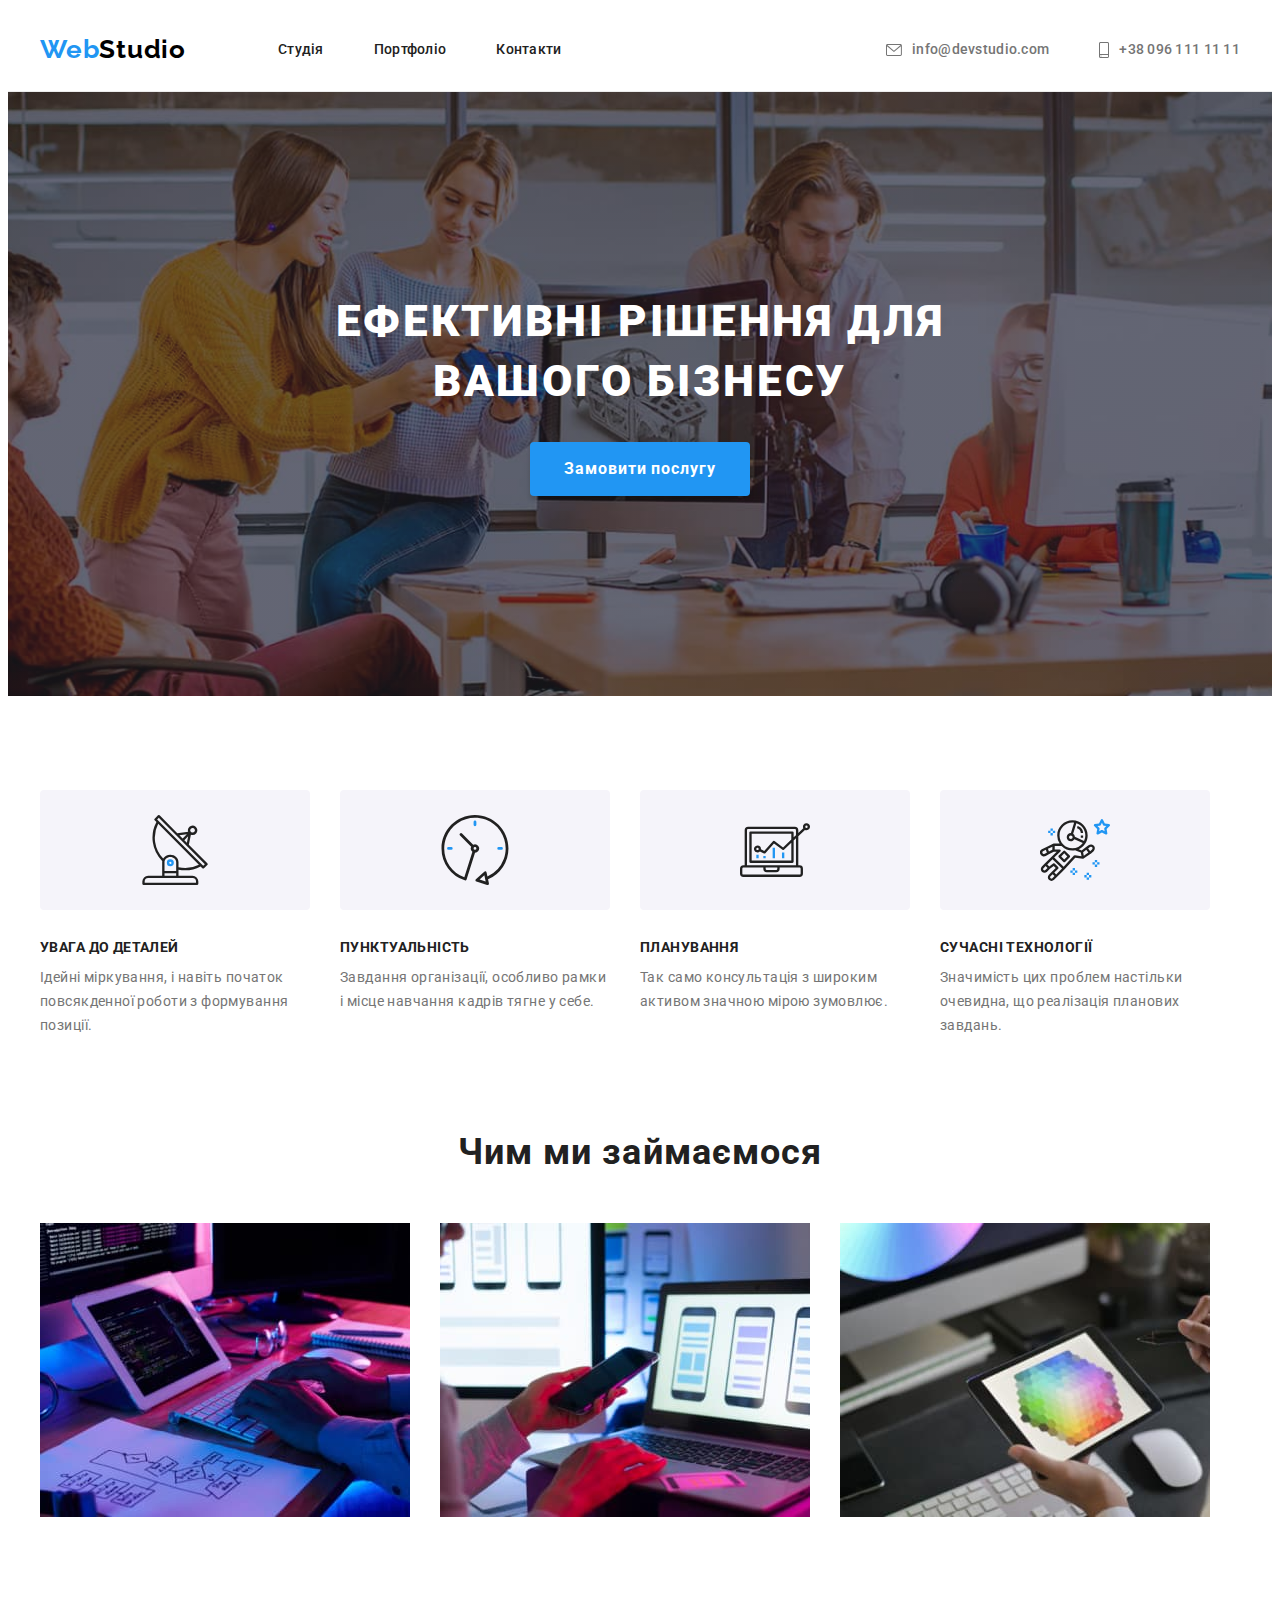
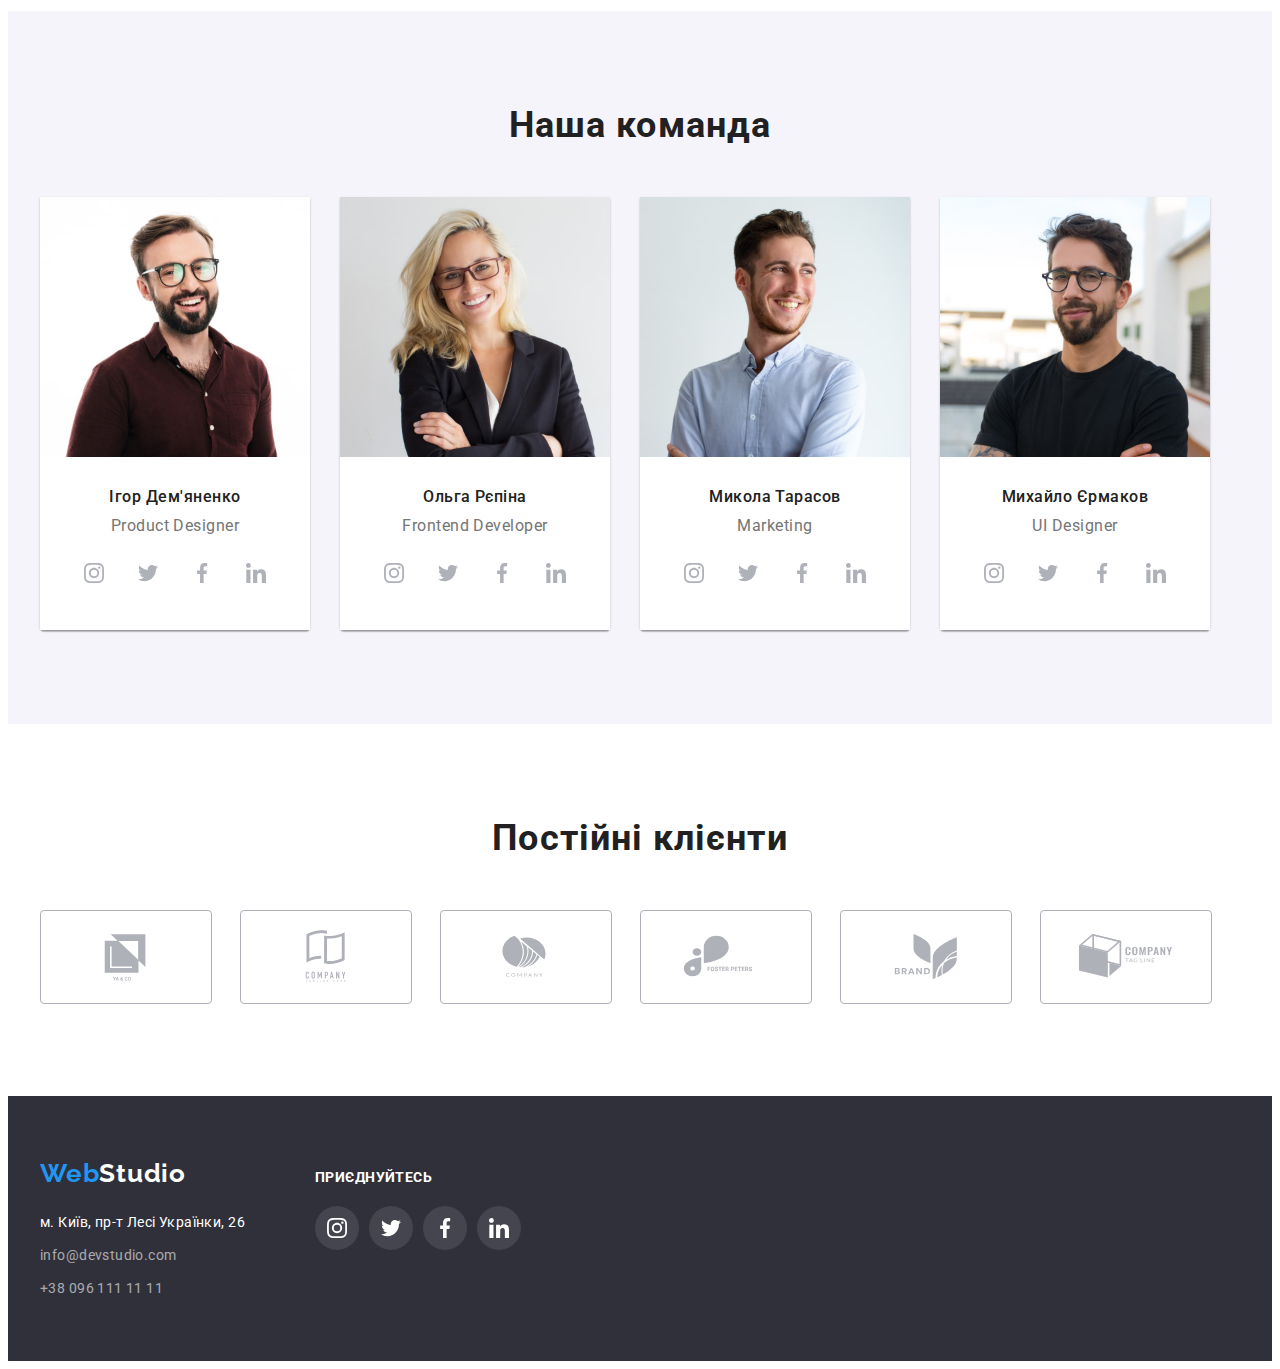
<file: index.html>
<!DOCTYPE html>
<html lang="uk">
  <head>
    <meta charset="UTF-8" />
    <meta http-equiv="X-UA-Compatible" content="IE=edge" />
    <meta name="viewport" content="width=device-width, initial-scale=1.0" />
    <title>Студія</title>
    <link rel="preconnect" href="https://fonts.googleapis.com" />
    <link rel="preconnect" href="https://fonts.gstatic.com" crossorigin />
    <link
      href="https://fonts.googleapis.com/css2?family=Raleway:wght@700&family=Roboto:wght@400;500;700;900&display=swap"
      rel="stylesheet"
    />
    <link
      rel="stylesheet"
      href="https://cdnjs.cloudflare.com/ajax/libs/modern-normalize/1.1.0/modern-normalize.min.css"
      integrity="sha512-wpPYUAdjBVSE4KJnH1VR1HeZfpl1ub8YT/NKx4PuQ5NmX2tKuGu6U/JRp5y+Y8XG2tV+wKQpNHVUX03MfMFn9Q=="
      crossorigin="anonymous"
      referrerpolicy="no-referrer"
    />
    <link rel="stylesheet" href="./css/styles.css" />
  </head>
  <body>
    <!-- HEADER -->
    <header class="page-header">
      <div class="container">
        <a class="logo-link no-decor" href="./index.html" lang="en"
          >Web<span class="logo-header">Studio</span></a
        >
        <nav>
          <ul class="nav-links list">
            <li>
              <a class="link-item event-link no-decor" href="./index.html"
                >Студія</a
              >
            </li>
            <li>
              <a class="link-item event-link no-decor" href="./portfolio.html"
                >Портфоліо</a
              >
            </li>
            <li>
              <a class="link-item event-link no-decor" href="#">Контакти</a>
            </li>
          </ul>
        </nav>
        <ul class="nav-contacts list">
          <li>
            <a
              class="link-contact event-link no-decor"
              href="mailto:info@devstudio.com"
              lang="en"
            >
              <svg class="icon-nav" width="16px" height="12px">
                <use href="./images/icons.svg#icon-envelope"></use>
              </svg>
              info@devstudio.com</a
            >
          </li>
          <li>
            <a
              class="link-contact event-link no-decor"
              href="tel:+380961111111"
            >
              <svg class="icon-nav" width="10px" height="16px">
                <use href="./images/icons.svg#icon-smartphone"></use>
              </svg>
              +38 096 111 11 11</a
            >
          </li>
        </ul>
      </div>
    </header>
    <!-- MAIN CONTENT -->
    <main>
      <section class="hero">
        <div class="container">
          <h1 class="hero-titel">Ефективні рішення для вашого бізнесу</h1>
          <button class="hero-btn" type="button">Замовити послугу</button>
        </div>
      </section>
      <section class="skills section">
        <div class="container">
          <h2 class="visually-hidden">Особливості</h2>
          <ul class="skills-list list">
            <li>
              <div class="icon-skill-comtent">
                <svg class="icon-skill" width="70px" height="70px">
                  <use href="./images/icons.svg#icon-antenna"></use>
                </svg>
              </div>
              <h3 class="skill-list-header">Увага до деталей</h3>
              <p class="skill-list-text">
                Ідейні міркування, і навіть початок повсякденної роботи з
                формування позиції.
              </p>
            </li>
            <li>
              <div class="icon-skill-comtent">
                <svg class="icon-skill" width="70px" height="70px">
                  <use href="./images/icons.svg#icon-clock"></use>
                </svg>
              </div>
              <h3 class="skill-list-header">Пунктуальність</h3>
              <p class="skill-list-text">
                Завдання організації, особливо рамки і місце навчання кадрів
                тягне у себе.
              </p>
            </li>
            <li>
              <div class="icon-skill-comtent">
                <svg class="icon-skill" width="70px" height="70px">
                  <use href="./images/icons.svg#icon-diagram"></use>
                </svg>
              </div>
              <h3 class="skill-list-header">Планування</h3>
              <p class="skill-list-text">
                Так само консультація з широким активом значною мірою зумовлює.
              </p>
            </li>
            <li>
              <div class="icon-skill-comtent">
                <svg class="icon-skill" width="70px" height="70px">
                  <use href="./images/icons.svg#icon-astronaut"></use>
                </svg>
              </div>
              <h3 class="skill-list-header">Сучасні технології</h3>
              <p class="skill-list-text">
                Значимість цих проблем настільки очевидна, що реалізація
                планових завдань.
              </p>
            </li>
          </ul>
        </div>
      </section>
      <section class="about section">
        <div class="container">
          <h2 class="about-header">Чим ми займаємося</h2>
          <ul class="about-list list">
            <li>
              <img
                class="photo-no-line"
                src="./images/photobox-1.jpg"
                alt="Розробка"
                width="370"
                height="294"
              />
            </li>
            <li>
              <img
                class="photo-no-line"
                src="./images/photobox-2.jpg"
                alt="Адаптація"
                width="370"
                height="294"
              />
            </li>
            <li>
              <img
                class="photo-no-line"
                src="./images/photobox-3.jpg"
                alt="Дизайн"
                width="370"
                height="294"
              />
            </li>
          </ul>
        </div>
      </section>
      <section class="team section">
        <div class="container">
          <h2 class="team-header">Наша команда</h2>
          <ul class="team-list list">
            <li class="team-item">
              <img
                class="photo-no-line about-photo"
                src="./images/photo-command-1.jpg"
                lang="en"
                alt="Product Designer"
                width="270"
                height="260"
              />
              <div class="team-text">
                <h3 class="team-member">Ігор Дем'яненко</h3>
                <p class="member-info" lang="en">Product Designer</p>
                <ul class="icon-soc-list list">
                  <li class="icon-soc-item">
                    <a href="" class="icon-soc-link">
                      <svg class="icon" width="20px" height="20px">
                        <use href="./images/icons.svg#icon-instagram"></use>
                      </svg>
                    </a>
                  </li>
                  <li class="icon-soc-item">
                    <a href="" class="icon-soc-link">
                      <svg class="icon" width="20px" height="20px">
                        <use href="./images/icons.svg#icon-twitter"></use>
                      </svg>
                    </a>
                  </li>
                  <li class="icon-soc-item">
                    <a href="" class="icon-soc-link">
                      <svg class="icon" width="20px" height="20px">
                        <use href="./images/icons.svg#icon-facebook"></use>
                      </svg>
                    </a>
                  </li>
                  <li class="icon-soc-item">
                    <a href="" class="icon-soc-link">
                      <svg class="icon" width="20px" height="20px">
                        <use href="./images/icons.svg#icon-linkedin"></use>
                      </svg>
                    </a>
                  </li>
                </ul>
              </div>
            </li>
            <li class="team-item">
              <img
                class="photo-no-line about-photo"
                src="./images/photo-command-2.jpg"
                lang="en"
                alt="Frontend Developer"
                width="270"
                height="260"
              />
              <div class="team-text">
                <h3 class="team-member">Ольга Рєпіна</h3>
                <p class="member-info" lang="en">Frontend Developer</p>
                <ul class="icon-soc-list list">
                  <li class="icon-soc-item">
                    <a href="" class="icon-soc-link">
                      <svg class="icon" width="20px" height="20px">
                        <use href="./images/icons.svg#icon-instagram"></use>
                      </svg>
                    </a>
                  </li>
                  <li class="icon-soc-item">
                    <a href="" class="icon-soc-link">
                      <svg class="icon" width="20px" height="20px">
                        <use href="./images/icons.svg#icon-twitter"></use>
                      </svg>
                    </a>
                  </li>
                  <li class="icon-soc-item">
                    <a href="" class="icon-soc-link">
                      <svg class="icon" width="20px" height="20px">
                        <use href="./images/icons.svg#icon-facebook"></use>
                      </svg>
                    </a>
                  </li>
                  <li class="icon-soc-item">
                    <a href="" class="icon-soc-link">
                      <svg class="icon" width="20px" height="20px">
                        <use href="./images/icons.svg#icon-linkedin"></use>
                      </svg>
                    </a>
                  </li>
                </ul>
              </div>
            </li>
            <li class="team-item">
              <img
                class="photo-no-line about-photo"
                src="./images/photo-command-3.jpg"
                lang="en"
                alt="Marketing"
                width="270"
                height="260"
              />
              <div class="team-text">
                <h3 class="team-member">Микола Тарасов</h3>
                <p class="member-info" lang="en">Marketing</p>
                <ul class="icon-soc-list list">
                  <li class="icon-soc-item">
                    <a href="" class="icon-soc-link">
                      <svg class="icon" width="20px" height="20px">
                        <use href="./images/icons.svg#icon-instagram"></use>
                      </svg>
                    </a>
                  </li>
                  <li class="icon-soc-item">
                    <a href="" class="icon-soc-link">
                      <svg class="icon" width="20px" height="20px">
                        <use href="./images/icons.svg#icon-twitter"></use>
                      </svg>
                    </a>
                  </li>
                  <li class="icon-soc-item">
                    <a href="" class="icon-soc-link">
                      <svg class="icon" width="20px" height="20px">
                        <use href="./images/icons.svg#icon-facebook"></use>
                      </svg>
                    </a>
                  </li>
                  <li class="icon-soc-item">
                    <a href="" class="icon-soc-link">
                      <svg class="icon" width="20px" height="20px">
                        <use href="./images/icons.svg#icon-linkedin"></use>
                      </svg>
                    </a>
                  </li>
                </ul>
              </div>
            </li>
            <li class="team-item">
              <img
                class="photo-no-line about-photo"
                src="./images/photo-command-4.jpg"
                lang="en"
                alt="UI Designer"
                width="270"
                height="260"
              />
              <div class="team-text">
                <h3 class="team-member">Михайло Єрмаков</h3>
                <p class="member-info" lang="en">UI Designer</p>
                <ul class="icon-soc-list list">
                  <li class="icon-soc-item">
                    <a href="" class="icon-soc-link">
                      <svg class="icon" width="20px" height="20px">
                        <use href="./images/icons.svg#icon-instagram"></use>
                      </svg>
                    </a>
                  </li>
                  <li class="icon-soc-item">
                    <a href="" class="icon-soc-link">
                      <svg class="icon" width="20px" height="20px">
                        <use href="./images/icons.svg#icon-twitter"></use>
                      </svg>
                    </a>
                  </li>
                  <li class="icon-soc-item">
                    <a href="" class="icon-soc-link">
                      <svg class="icon" width="20px" height="20px">
                        <use href="./images/icons.svg#icon-facebook"></use>
                      </svg>
                    </a>
                  </li>
                  <li class="icon-soc-item">
                    <a href="" class="icon-soc-link">
                      <svg class="icon" width="20px" height="20px">
                        <use href="./images/icons.svg#icon-linkedin"></use>
                      </svg>
                    </a>
                  </li>
                </ul>
              </div>
            </li>
          </ul>
        </div>
      </section>
      <section class="clients section">
        <div class="container">
          <h2 class="clients-titel">Постійні клієнти</h2>
          <ul class="client-list list">
            <li class="client-list-item">
              <a href="" class="client-link link">
                <svg class="icon" width="106px" height="60px">
                  <use href="./images/icons.svg#icon-yaco"></use>
                </svg>
              </a>
            </li>
            <li class="client-list-item">
              <a href="" class="client-link link">
                <svg class="icon" width="106px" height="60px">
                  <use href="./images/icons.svg#icon-taglinehere"></use>
                </svg>
              </a>
            </li>
            <li class="client-list-item">
              <a href="" class="client-link link">
                <svg class="icon" width="106px" height="60px">
                  <use href="./images/icons.svg#icon-company"></use>
                </svg>
              </a>
            </li>
            <li class="client-list-item">
              <a href="" class="client-link link">
                <svg class="icon" width="106px" height="60px">
                  <use href="./images/icons.svg#icon-fosterpeters"></use>
                </svg>
              </a>
            </li>
            <li class="client-list-item">
              <a href="" class="client-link link">
                <svg class="icon" width="106px" height="60px">
                  <use href="./images/icons.svg#icon-brand"></use>
                </svg>
              </a>
            </li>
            <li class="client-list-item">
              <a href="" class="client-link link">
                <svg class="icon" width="106px" height="60px">
                  <use href="./images/icons.svg#icon-tagline"></use>
                </svg>
              </a>
            </li>
          </ul>
        </div>
      </section>
    </main>
    <!-- FOOTER -->
    <footer class="footer-pege">
      <div class="container">
        <div class="footer-address-wrap">
          <a class="logo-link no-decor" href="./index.html" lang="en"
            >Web<span class="logo-footer">Studio</span></a
          >
          <!-- <div class="footer-content"> -->
          <address class="contacts">
            <a
              class="contact-address event-link no-decor"
              href="https://goo.gl/maps/Xhs2us7tgZxQZSPz9"
              target="_blank"
              rel="noopener noreferrer nofollow"
            >
              м. Київ, пр-т Лесі Українки, 26
            </a>
            <ul class="contacts-list list">
              <li class="contacts-list-item">
                <a
                  class="contacts-item event-link no-decor"
                  href="mailto:info@devstudio.com"
                  lang="en"
                  >info@devstudio.com</a
                >
              </li>
              <li class="contacts-list-item">
                <a
                  class="contacts-item event-link no-decor"
                  href="tel:+380961111111"
                  >+38 096 111 11 11</a
                >
              </li>
            </ul>
          </address>
        </div>
        <div class="footer-soc-wrap">
          <p class="footer-soc-titel">Приєднуйтесь</p>
          <ul class="icon-soc-list list">
            <li class="icon-soc-item">
              <a href="" class="icon-soc-link footer-soc-link">
                <svg class="icon" width="20px" height="20px">
                  <use href="./images/icons.svg#icon-instagram"></use>
                </svg>
              </a>
            </li>
            <li class="icon-soc-item">
              <a href="" class="icon-soc-link footer-soc-link">
                <svg class="icon" width="20px" height="20px">
                  <use href="./images/icons.svg#icon-twitter"></use>
                </svg>
              </a>
            </li>
            <li class="icon-soc-item">
              <a href="" class="icon-soc-link footer-soc-link">
                <svg class="icon" width="20px" height="20px">
                  <use href="./images/icons.svg#icon-facebook"></use>
                </svg>
              </a>
            </li>
            <li class="icon-soc-item">
              <a href="" class="icon-soc-link footer-soc-link">
                <svg class="icon" width="20px" height="20px">
                  <use href="./images/icons.svg#icon-linkedin"></use>
                </svg>
              </a>
            </li>
          </ul>
        </div>
        <!-- </div> -->
      </div>
    </footer>
  </body>
</html>
</file>
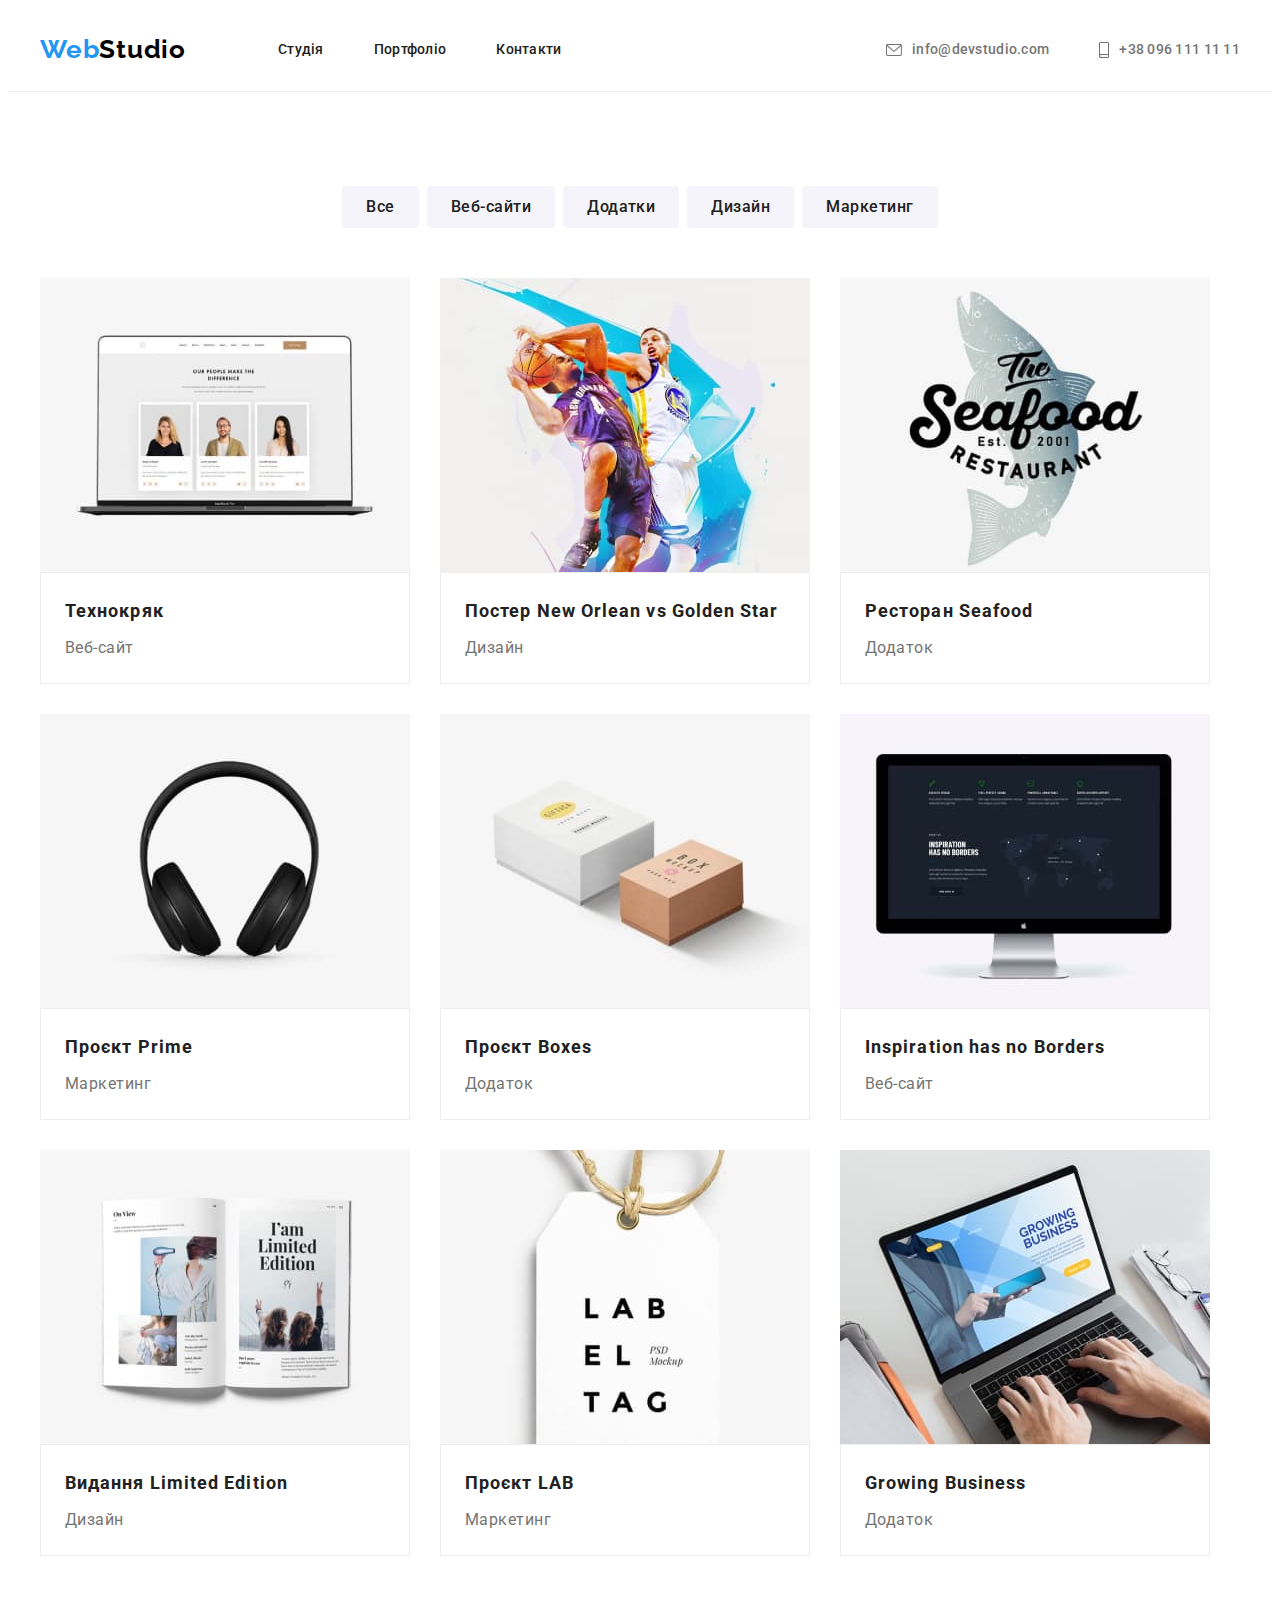
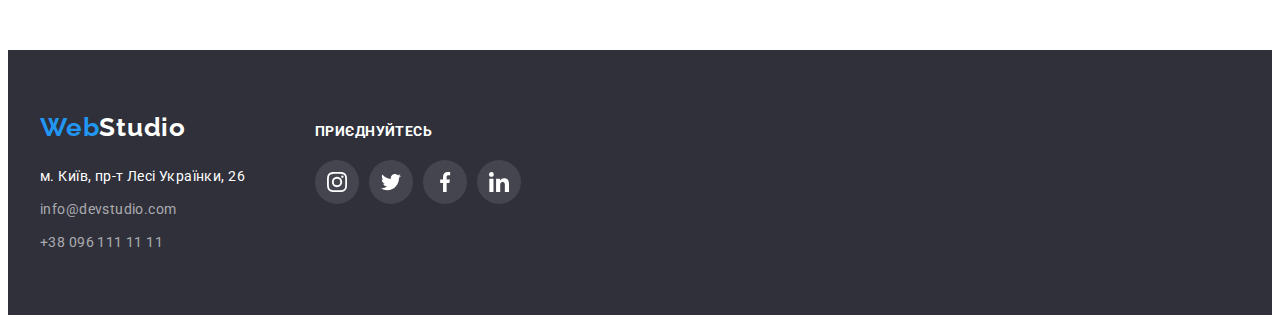
<file: portfolio.html>
<!DOCTYPE html>
<html lang="uk">
  <head>
    <meta charset="UTF-8" />
    <meta http-equiv="X-UA-Compatible" content="IE=edge" />
    <meta name="viewport" content="width=device-width, initial-scale=1.0" />
    <title>Студія</title>
    <link rel="preconnect" href="https://fonts.googleapis.com" />
    <link rel="preconnect" href="https://fonts.gstatic.com" crossorigin />
    <link
      href="https://fonts.googleapis.com/css2?family=Raleway:wght@700&family=Roboto:wght@400;500;700;900&display=swap"
      rel="stylesheet"
    />
    <link
      rel="stylesheet"
      href="https://cdnjs.cloudflare.com/ajax/libs/modern-normalize/1.1.0/modern-normalize.min.css"
      integrity="sha512-wpPYUAdjBVSE4KJnH1VR1HeZfpl1ub8YT/NKx4PuQ5NmX2tKuGu6U/JRp5y+Y8XG2tV+wKQpNHVUX03MfMFn9Q=="
      crossorigin="anonymous"
      referrerpolicy="no-referrer"
    />
    <link rel="stylesheet" href="./css/styles.css" />
  </head>
  <body>
    <!-- HEADER -->
    <header class="page-header">
      <div class="container">
        <a class="logo-link no-decor" href="./index.html" lang="en"
          >Web<span class="logo-header">Studio</span></a
        >
        <nav>
          <ul class="nav-links list">
            <li>
              <a class="link-item event-link no-decor" href="./index.html"
                >Студія</a
              >
            </li>
            <li>
              <a class="link-item event-link no-decor" href="./portfolio.html"
                >Портфоліо</a
              >
            </li>
            <li>
              <a class="link-item event-link no-decor" href="#">Контакти</a>
            </li>
          </ul>
        </nav>
        <ul class="nav-contacts list">
          <li>
            <a
              class="link-contact event-link no-decor"
              href="mailto:info@devstudio.com"
              lang="en"
            >
              <svg class="icon-nav" width="16px" height="12px">
                <use href="./images/icons.svg#icon-envelope"></use>
              </svg>
              info@devstudio.com</a
            >
          </li>
          <li>
            <a
              class="link-contact event-link no-decor"
              href="tel:+380961111111"
            >
              <svg class="icon-nav" width="10px" height="16px">
                <use href="./images/icons.svg#icon-smartphone"></use>
              </svg>
              +38 096 111 11 11</a
            >
          </li>
        </ul>
      </div>
    </header>
    <!-- MAIN CONTENT -->
    <main>
      <section class="portfolio section">
        <div class="container">
          <h1 class="visually-hidden">Каталог работ</h1>
          <ul class="filter-list list">
            <li class="list-item">
              <button class="filter-btn" type="button">Все</button>
            </li>
            <li class="list-item">
              <button class="filter-btn" type="button">Веб-сайти</button>
            </li>
            <li class="list-item">
              <button class="filter-btn" type="button">Додатки</button>
            </li>
            <li class="list-item">
              <button class="filter-btn" type="button">Дизайн</button>
            </li>
            <li class="list-item">
              <button class="filter-btn" type="button">Маркетинг</button>
            </li>
          </ul>
          <ul class="portfolio-list list">
            <li class="list-item">
              <img
                class="item-photo"
                src="./images/img-portfolio-1.jpg"
                alt="Робота категорії веб-сайт"
                width="370"
                height="294"
              />
              <div class="item-text">
                <h2 class="portfolio-pos-titel">Технокряк</h2>
                <p class="portfolio-group-titel">Веб-сайт</p>
              </div>
            </li>
            <li class="list-item">
              <img
                class="item-photo"
                src="./images/img-portfolio-2.jpg"
                alt="Робота категорії дизайн"
                width="370"
                height="294"
              />
              <div class="item-text">
                <h2 class="portfolio-pos-titel">
                  Постер New Orlean vs Golden Star
                </h2>
                <p class="portfolio-group-titel">Дизайн</p>
              </div>
            </li>
            <li class="list-item">
              <img
                class="item-photo"
                src="./images/img-portfolio-3.jpg"
                alt="Робота категорії приложение"
                width="370"
                height="294"
              />
              <div class="item-text">
                <h2 class="portfolio-pos-titel">Ресторан Seafood</h2>
                <p class="portfolio-group-titel">Додаток</p>
              </div>
            </li>
            <li class="list-item">
              <img
                class="item-photo"
                src="./images/img-portfolio-4.jpg"
                alt="Робота категорії маркетинг"
                width="370"
                height="294"
              />
              <div class="item-text">
                <h2 class="portfolio-pos-titel">Проєкт Prime</h2>
                <p class="portfolio-group-titel">Маркетинг</p>
              </div>
            </li>
            <li class="list-item">
              <img
                class="item-photo"
                src="./images/img-portfolio-5.jpg"
                alt="Робота категорії приложение"
                width="370"
                height="294"
              />
              <div class="item-text">
                <h2 class="portfolio-pos-titel">Проєкт Boxes</h2>
                <p class="portfolio-group-titel">Додаток</p>
              </div>
            </li>
            <li class="list-item">
              <img
                class="item-photo"
                src="./images/img-portfolio-6.jpg"
                alt="Робота категорії веб-сайт"
                width="370"
                height="294"
              />
              <div class="item-text">
                <h2 class="portfolio-pos-titel">Inspiration has no Borders</h2>
                <p class="portfolio-group-titel">Веб-сайт</p>
              </div>
            </li>
            <li class="list-item">
              <img
                class="item-photo"
                src="./images/img-portfolio-7.jpg"
                alt="Робота категорії дизайн"
                width="370"
                height="294"
              />
              <div class="item-text">
                <h2 class="portfolio-pos-titel">Видання Limited Edition</h2>
                <p class="portfolio-group-titel">Дизайн</p>
              </div>
            </li>
            <li class="list-item">
              <img
                class="item-photo"
                src="./images/img-portfolio-8.jpg"
                alt="Робота категорії маркетинг"
                width="370"
                height="294"
              />
              <div class="item-text">
                <h2 class="portfolio-pos-titel">Проєкт LAB</h2>
                <p class="portfolio-group-titel">Маркетинг</p>
              </div>
            </li>
            <li class="list-item">
              <img
                class="item-photo"
                src="./images/img-portfolio-9.jpg"
                alt="Робота категорії додаток"
                width="370"
                height="294"
              />
              <div class="item-text">
                <h2 class="portfolio-pos-titel">Growing Business</h2>
                <p class="portfolio-group-titel">Додаток</p>
              </div>
            </li>
          </ul>
        </div>
      </section>
    </main>
    <!-- FOOTER -->
    <footer class="footer-pege">
      <div class="container">
        <div class="footer-address-wrap">
          <a class="logo-link no-decor" href="./index.html" lang="en"
            >Web<span class="logo-footer">Studio</span></a
          >
          <!-- <div class="footer-content"> -->
          <address class="contacts">
            <a
              class="contact-address event-link no-decor"
              href="https://goo.gl/maps/Xhs2us7tgZxQZSPz9"
              target="_blank"
              rel="noopener noreferrer nofollow"
            >
              м. Київ, пр-т Лесі Українки, 26
            </a>
            <ul class="contacts-list list">
              <li class="contacts-list-item">
                <a
                  class="contacts-item event-link no-decor"
                  href="mailto:info@devstudio.com"
                  lang="en"
                  >info@devstudio.com</a
                >
              </li>
              <li class="contacts-list-item">
                <a
                  class="contacts-item event-link no-decor"
                  href="tel:+380961111111"
                  >+38 096 111 11 11</a
                >
              </li>
            </ul>
          </address>
        </div>
        <div class="footer-soc-wrap">
          <p class="footer-soc-titel">Приєднуйтесь</p>
          <ul class="icon-soc-list list">
            <li class="icon-soc-item">
              <a href="" class="icon-soc-link footer-soc-link">
                <svg class="icon" width="20px" height="20px">
                  <use href="./images/icons.svg#icon-instagram"></use>
                </svg>
              </a>
            </li>
            <li class="icon-soc-item">
              <a href="" class="icon-soc-link footer-soc-link">
                <svg class="icon" width="20px" height="20px">
                  <use href="./images/icons.svg#icon-twitter"></use>
                </svg>
              </a>
            </li>
            <li class="icon-soc-item">
              <a href="" class="icon-soc-link footer-soc-link">
                <svg class="icon" width="20px" height="20px">
                  <use href="./images/icons.svg#icon-facebook"></use>
                </svg>
              </a>
            </li>
            <li class="icon-soc-item">
              <a href="" class="icon-soc-link footer-soc-link">
                <svg class="icon" width="20px" height="20px">
                  <use href="./images/icons.svg#icon-linkedin"></use>
                </svg>
              </a>
            </li>
          </ul>
        </div>
        <!-- </div> -->
      </div>
    </footer>
  </body>
</html>
</file>
<file: css/styles.css>
/* ----------------- GLOBAL ----------------- */
:root {
  /* ----------------- variables ----------------- */
  --primary-text-color: #757575; /* цвет основного текста*/
  --title-text-color: #212121; /* цвет заголовков*/

  --accent-color: #2196f3; /* основной акцент + цвет логотита*/
  --header-logo-color: #000000; /* второй цвет логотита в хедере*/
  --footer-logo-color: #ffffff; /* второй цвет логотита в футере*/
  --top-line-color: #ececec; /* цвет верхней линии в хедере */

  --primary-backgraund: #ffffff; /*background страницы */
  --tean-section-background: #f5f4fa; /*background секции командв */
  --secondary-background: #2f303a; /*background футера  и героя */
  --hero-text-color: #ffffff;
  --white-text-color: #ffffff;

  --background-filter-btn: #f5f4fa;
}

body {
  font-family: "Roboto", sans-serif;
  background: var(--primary-backgraund);
}

p,
h1,
h2,
h3,
h4,
h5,
h6 {
  margin: 0;
}

ul {
  margin: 0;
  padding-left: 0;
}

.no-decor {
  text-decoration: none;
}

.list {
  list-style: none;
}

.visually-hidden {
  position: absolute;
  white-space: nowrap;
  width: 1px;
  height: 1px;
  overflow: hidden;
  border: 0;
  padding: 0;
  clip: rect(0 0 0 0);
  clip-path: inset(50%);
  margin: -1px;
}

.container {
  width: 1200px;
  padding-left: 15px;
  padding-right: 15px;
  margin: 0 auto;
  /* outline: 2px solid orange; */
}

.section {
  padding-top: 94px;
  padding-bottom: 94px;
}

.photo-no-line {
  display: block;
}

/* ----------------- HEADER ----------------- */
.page-header {
  border-bottom: 1px solid #ececec;
}

.page-header .container {
  display: flex;
  align-items: center;
}
.logo-link {
  display: block;
  font-family: "Raleway", sans-serif;
  font-style: normal;
  font-weight: 700;
  font-size: 26px;
  line-height: 1.35;
  letter-spacing: 0.03em;
  color: var(--accent-color);
}
.page-header .logo-link {
  margin-right: 92px;
  padding-top: 24px;
  padding-bottom: 24px;
}

.logo-header {
  color: var(--header-logo-color);
}

.nav-links {
  display: flex;
  column-gap: 50px;
}
.nav-contacts {
  display: flex;
  column-gap: 50px;
  margin-left: auto;
}

.link-item {
  display: block;
  padding-top: 32px;
  padding-bottom: 32px;
  font-weight: 500;
  font-size: 14px;
  line-height: 1.14;
  letter-spacing: 0.02em;
  color: var(--title-text-color);
}

.link-contact {
  display: flex;
  align-items: center;
  gap: 10px;
  padding-top: 32px;
  padding-bottom: 32px;
  font-weight: 500;
  font-size: 14px;
  line-height: 1.14;
  letter-spacing: 0.02em;
  color: var(--primary-text-color);
}

.icon-nav {
  /* margin-right: 10px; */
  fill: currentColor;
}
.event-link:hover,
.event-link:focus {
  color: var(--accent-color);
}

/* ----------------- MAIN ----------------- */
/* HERO SECTION */
.hero {
  padding-top: 200px;
  padding-bottom: 200px;
  text-align: center;
  background-color: var(--secondary-background);
  background-image: linear-gradient(
      rgba(47, 48, 58, 0.4),
      rgba(47, 48, 58, 0.4)
    ),
    url(../images/hero-bg.jpg);
  background-repeat: no-repeat;
  background-position: center;
  background-size: cover;
  max-width: 1600px;
  margin: 0 auto;
}

.hero-titel {
  max-width: 696px;
  margin-left: auto;
  margin-right: auto;
  margin-bottom: 30px;

  font-weight: 900;
  font-size: 44px;
  line-height: 1.36;
  letter-spacing: 0.06em;
  text-transform: uppercase;
  color: var(--hero-text-color);
}
.hero-btn {
  padding: 10px 32px;
  font-family: inherit;
  font-weight: 700;
  font-size: 16px;
  line-height: 1.88;
  letter-spacing: 0.06em;
  color: var(--hero-text-color);
  background: var(--accent-color);

  box-shadow: 0px 4px 4px rgba(0, 0, 0, 0.15);
  border-color: transparent;
  border-radius: 4px;
}

/* SKILLS SECTION */
.skills-list {
  display: flex;
  column-gap: 30px;
}
.icon-skill-comtent {
  display: flex;
  justify-content: center;
  align-items: center;
  width: 270px;
  height: 120px;
  background-color: var(--tean-section-background);
  border-radius: 4px;
  margin-bottom: 30px;
}
.skill-list-header {
  margin-bottom: 10px;
  font-weight: 700;
  font-size: 14px;
  line-height: 1.14;
  letter-spacing: 0.03em;
  text-transform: uppercase;
  color: var(--title-text-color);
}

.skill-list-text {
  max-width: 270px;
  font-size: 14px;
  line-height: 1.71;
  letter-spacing: 0.03em;
  color: var(--primary-text-color);
}

/* ABOUT SECTION */
.about {
  padding-top: 0;
}

.about-header {
  margin-bottom: 50px;
  font-weight: 700;
  font-size: 36px;
  line-height: 1.16;
  text-align: center;
  letter-spacing: 0.03em;
  color: var(--title-text-color);
}

.about-list {
  display: flex;
  column-gap: 30px;
}

/* TEAM SECTION */
.team {
  background: var(--tean-section-background);
}
.team-header {
  margin-bottom: 50px;
  font-weight: 700;
  font-size: 36px;
  line-height: 1.16;
  text-align: center;
  letter-spacing: 0.03em;
  color: var(--title-text-color);
}

.team-list {
  display: flex;
  column-gap: 30px;
}

.team-item {
  box-shadow: 0px 1px 3px rgba(0, 0, 0, 0.12), 0px 1px 1px rgba(0, 0, 0, 0.14),
    0px 2px 1px rgba(0, 0, 0, 0.2);
  border-radius: 0px 0px 4px 4px;
}

.team-text {
  padding-top: 30px;
  padding-bottom: 35px;
  background-color: var(--primary-backgraund);
}

.team-member {
  margin-bottom: 10px;
  font-weight: 500;
  font-size: 16px;
  line-height: 1.19;
  text-align: center;
  letter-spacing: 0.03em;
  color: var(--title-text-color);
}

.member-info {
  margin-bottom: 16px;
  font-size: 16px;
  line-height: 1.19;
  text-align: center;
  letter-spacing: 0.03em;
  color: var(--primary-text-color);
}
.icon-soc-list {
  display: flex;
  justify-content: center;
  gap: 10px;
}

.icon-soc-item {
  width: 44px;
  height: 44px;
}
.icon-soc-link {
  width: 100%;
  height: 100%;
  border-radius: 50%;
  /* background-color: #02658b; */
  display: flex;
  align-items: center;
  justify-content: center;
  color: #afb1b8;
}

.icon {
  /* margin-right: 10px; */
  fill: currentColor;
}
.icon-soc-link:hover,
.icon-soc-link:focus {
  background-color: var(--accent-color);
  color: var(--white-text-color);
}

/* CLIENTS SECTION */
.clients-titel {
  margin-bottom: 50px;
  font-weight: 700;
  font-size: 36px;
  line-height: 1.16;
  text-align: center;
  letter-spacing: 0.03em;
  color: var(--title-text-color);
}
.client-list {
  display: flex;
  gap: 30px;
}

.client-list-item {
  width: 170px;
  height: 92px;
}
.client-link {
  width: 100%;
  height: 100%;
  border: 1px solid #afb1b8;
  border-radius: 4px;
  display: flex;
  color: #afb1b8;
  align-items: center;
  justify-content: center;
}

.client-link:hover,
.client-link:focus {
  border-color: var(--accent-color);
  color: var(--accent-color);
}

/* ----------------- PORTFOLIO ----------------- */
.filter-list {
  display: flex;
  justify-content: center;
  margin-bottom: 50px;
}

.filter-list .list-item:not(:last-child) {
  margin-right: 8px;
}

.filter-btn {
  padding: 6px 22px;
  background: var(--background-filter-btn);
  font-family: inherit;
  /* font-style: normal; */
  font-weight: 500;
  font-size: 16px;
  line-height: 1.62;
  text-align: center;
  letter-spacing: 0.03em;
  color: var(--title-text-color);
  border-radius: 4px;
  border-color: transparent;
  cursor: pointer;
}
.filter-btn:hover,
.filter-btn:focus {
  background: var(--accent-color);
  color: var(--white-text-color);
  box-shadow: 0px 3px 1px rgba(0, 0, 0, 0.1), 0px 1px 2px rgba(0, 0, 0, 0.08),
    0px 2px 2px rgba(0, 0, 0, 0.12);
  border-radius: 4px;
}

.portfolio-list {
  display: flex;
  flex-wrap: wrap;
  gap: 30px;
  min-width: calc((100% / 3)-90);
}

.portfolio-list .list-item:hover {
  box-shadow: 0px 1px 1px rgba(0, 0, 0, 0.12), 0px 4px 4px rgba(0, 0, 0, 0.06),
    1px 4px 6px rgba(0, 0, 0, 0.16);
}
.portfolio-list .item-photo {
  display: block;
}

.item-text {
  border: 1px solid #eeeeee;
  padding: 20px 24px;
}

.portfolio-pos-titel {
  margin-bottom: 4px;
  font-weight: 700;
  font-size: 18px;
  line-height: 2;
  letter-spacing: 0.06em;
  color: var(--title-text-color);
}

.portfolio-group-titel {
  font-size: 16px;
  line-height: 1.88;
  letter-spacing: 0.03em;
  color: var(--primary-text-color);
}

/* ----------------- FOOTER ----------------- */
.footer-pege {
  padding-top: 60px;
  padding-bottom: 60px;
  background: var(--secondary-background);
}

.logo-footer {
  color: var(--footer-logo-color);
}

.footer-pege .logo-link {
  display: inline-block;
  margin-bottom: 20px;
}

.footer-pege .container {
  display: flex;
  align-items: baseline;
  gap: 70px;
}

.footer-soc-titel {
  font-weight: 700;
  font-size: 14px;
  line-height: 1.14;
  letter-spacing: 0.03em;
  text-transform: uppercase;
  color: var(--white-text-color);
  margin-bottom: 20px;
}

.contact-address {
  display: inline-block;
  margin-bottom: 9px;
  font-style: normal;
  font-size: 14px;
  line-height: 1.71;
  letter-spacing: 0.03em;
  color: var(--white-text-color);
}

.contacts-list-item:not(:last-child) {
  margin-bottom: 9px;
}

.contacts-item {
  display: inline-block;
  font-style: normal;
  font-size: 14px;
  line-height: 1.71;
  letter-spacing: 0.03em;
  color: rgba(255, 255, 255, 0.6);
}

.footer-soc-link {
  background-color: rgba(255, 255, 255, 0.1);
  color: var(--white-text-color);
}
</file>
